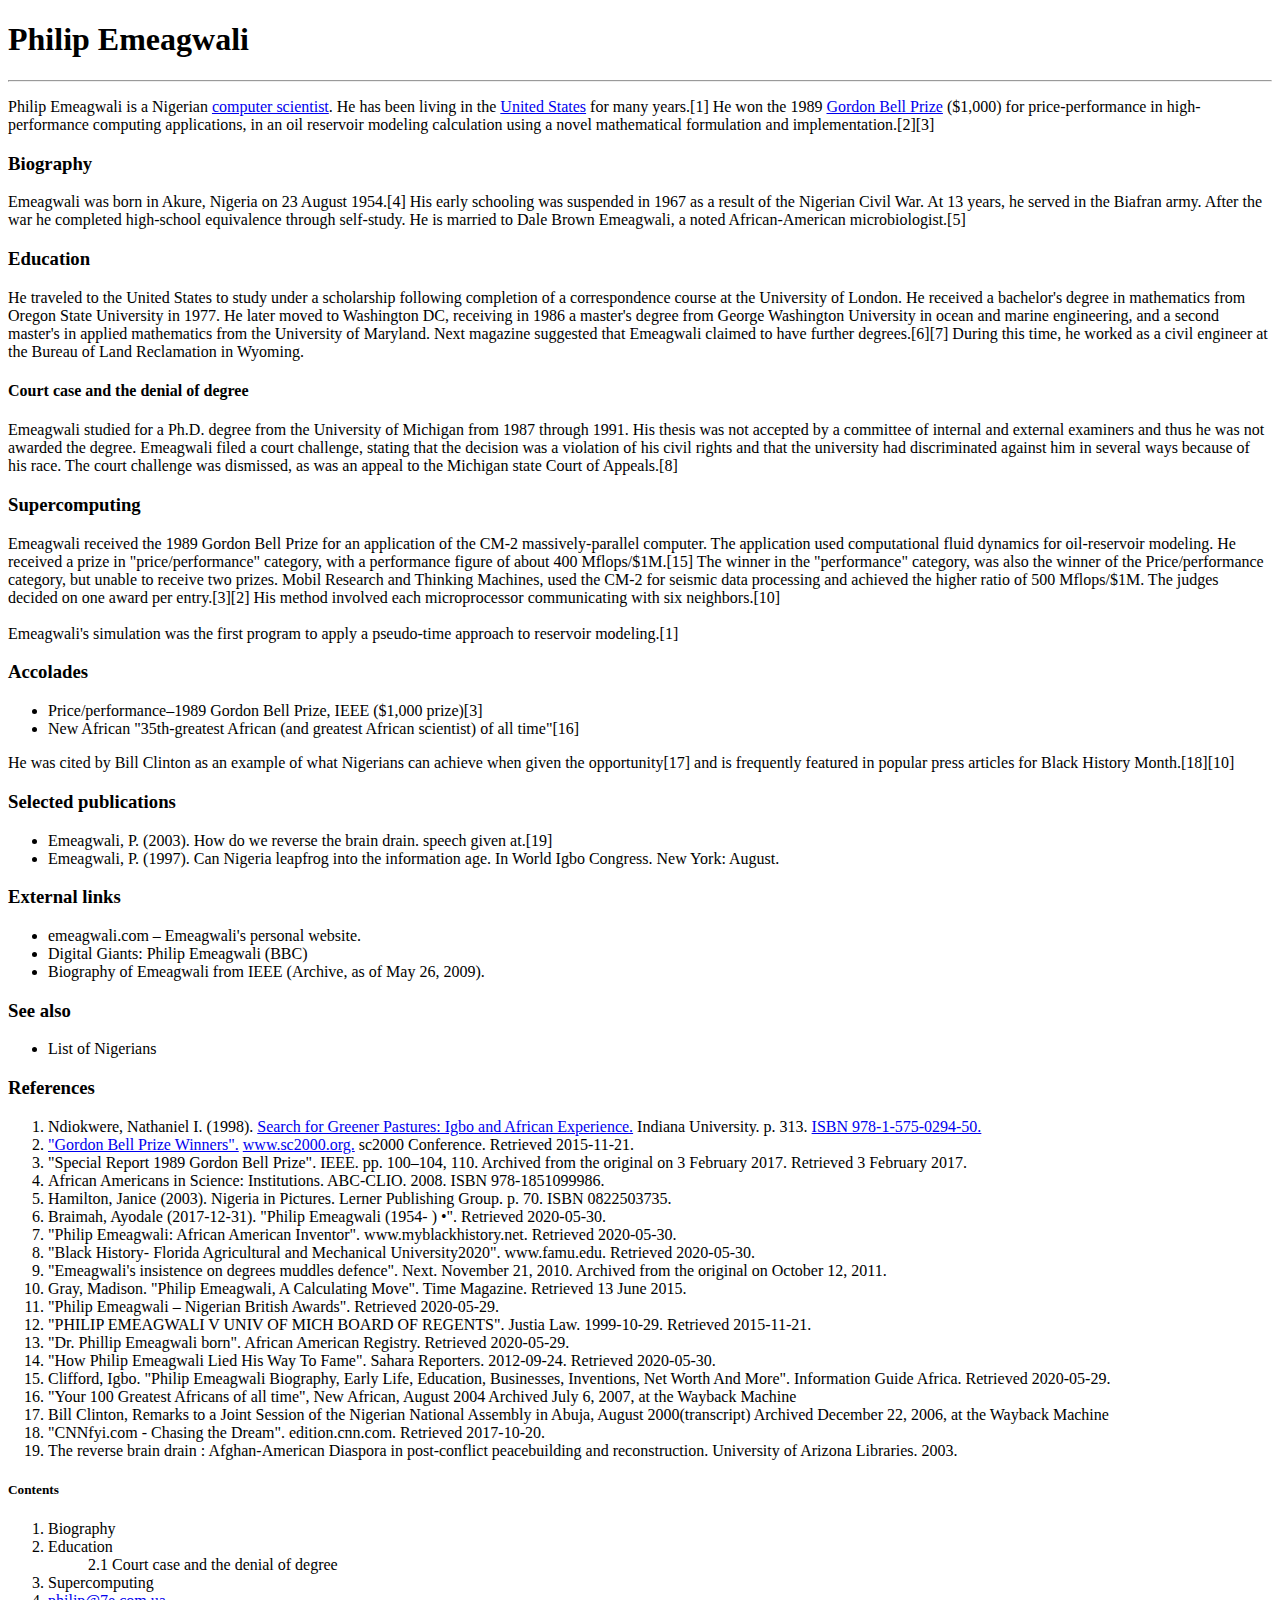
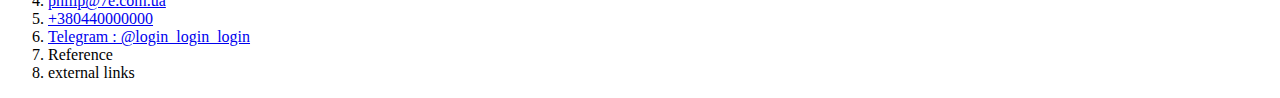
<file: html css/l1/index.html>
<!DOCTYPE html>
<html lang="en">
<head>
    <meta charset="UTF-8">
    <meta http-equiv="X-UA-Compatible" content="IE=edge">
    <meta name="viewport" content="width=device-width, initial-scale=1.0">
    <title>HomeWork1</title>
</head>
<body>
    <!-- All -->
    <div>
        <!-- Main section -->
        <div>
            <!-- H1 -->
            <div>
                <h1>Philip Emeagwali</h1>
            </div>

            <hr>
            <!-- ann -->
            <div>
                <p>Philip Emeagwali is a Nigerian <a href="https://en.wikipedia.org/wiki/Computer_scientist" target="_blank">computer scientist</a>. He has been living in the <a href="https://en.wikipedia.org/wiki/United_States" target="_blank">United States</a> for many years.[1] He won the 1989 <a href="https://en.wikipedia.org/wiki/Gordon_Bell_Prize" target="_blank">Gordon Bell Prize</a> ($1,000) for price-performance in high-performance computing applications, in an oil reservoir modeling calculation using a novel mathematical formulation and implementation.[2][3]</p>
            </div>
            <!--Bio -->
            <div>
                <div>
                    <h3>Biography</h3>
                    <div>
                        <p>Emeagwali was born in Akure, Nigeria on 23 August 1954.[4] His early schooling was suspended in 1967 as a result of the Nigerian Civil War. At 13 years, he served in the Biafran army. After the war he completed high-school equivalence through self-study. He is married to Dale Brown Emeagwali, a noted African-American microbiologist.[5]</p>
                    </div>
                </div>
            </div>
            <!-- Edu -->
            <div>
                <div>
                    <h3>Education</h3>
                    <div>
                        <p>He traveled to the United States to study under a scholarship following completion of a correspondence course at the University of London. He received a bachelor's degree in mathematics from Oregon State University in 1977. He later moved to Washington DC, receiving in 1986 a master's degree from George Washington University in ocean and marine engineering, and a second master's in applied mathematics from the University of Maryland. Next magazine suggested that Emeagwali claimed to have further degrees.[6][7] During this time, he worked as a civil engineer at the Bureau of Land Reclamation in Wyoming.</p>
                    </div>
                </div>
                <div>
                    <h4>Court case and the denial of degree</h4>
                    <div>
                        <p>Emeagwali studied for a Ph.D. degree from the University of Michigan from 1987 through 1991. His thesis was not accepted by a committee of internal and external examiners and thus he was not awarded the degree. Emeagwali filed a court challenge, stating that the decision was a violation of his civil rights and that the university had discriminated against him in several ways because of his race. The court challenge was dismissed, as was an appeal to the Michigan state Court of Appeals.[8]</p>
                    </div>
                </div>
            </div>
            <!-- Sup -->
            <div>
                <div>
                    <h3>Supercomputing</h3>
                    <div>
                        <p>Emeagwali received the 1989 Gordon Bell Prize for an application of the CM-2 massively-parallel computer. The application used computational fluid dynamics for oil-reservoir modeling. He received a prize in "price/performance" category, with a performance figure of about 400 Mflops/$1M.[15] The winner in the "performance" category, was also the winner of the Price/performance category, but unable to receive two prizes. Mobil Research and Thinking Machines, used the CM-2 for seismic data processing and achieved the higher ratio of 500 Mflops/$1M. The judges decided on one award per entry.[3][2] His method involved each microprocessor communicating with six neighbors.[10]
                        </br>
                        </br>
                        Emeagwali's simulation was the first program to apply a pseudo-time approach to reservoir modeling.[1]</p>
                    </div>
                </div>
            </div>
            <!-- Acc -->
            <div>
                <div>
                    <h3>Accolades</h3>
                    <div>
                        <ul>
                            <li>Price/performance–1989 Gordon Bell Prize, IEEE ($1,000 prize)[3]</li>
                            <li>New African "35th-greatest African (and greatest African scientist) of all time"[16]</li>
                        </ul>
                    </div>
                    <div>
                        <p>He was cited by Bill Clinton as an example of what Nigerians can achieve when given the opportunity[17] and is frequently featured in popular press articles for Black History Month.[18][10]</p>
                    </div>
                </div>
            </div>
            <!-- Pub -->
            <div>
                <div>
                    <h3>Selected publications</h3>
                    <div>
                        <ul>
                            <li>Emeagwali, P. (2003). How do we reverse the brain drain. speech given at.[19]</li>
                            <li>Emeagwali, P. (1997). Can Nigeria leapfrog into the information age. In World Igbo Congress. New York: August.</li>
                        </ul>
                    </div>
                </div>
            </div>
            <!-- Ex links -->
            <div>
                <div>
                    <h3>External links</h3>
                    <div>
                        <ul>
                            <li>emeagwali.com – Emeagwali's personal website.</li>
                            <li>Digital Giants: Philip Emeagwali (BBC)</li>
                            <li>Biography of Emeagwali from IEEE (Archive, as of May 26, 2009).</li>
                        </ul>
                    </div>
                </div>
            </div>
            <!-- See also -->
            <div>
                <div>
                    <h3>See also</h3>
                    <div>
                        <ul>
                            <li>List of Nigerians</li>
                        </ul>
                    </div>
                </div>
            </div>
            <!-- Ref -->
            <div>
                <div>
                    <h3>References</h3>
                    <div>
                        <ol>
                            <li>Ndiokwere, Nathaniel I. (1998). <a href="https://www.google.com/search?q=Search+for+Greener+Pastures%3A+Igbo+and+African+Experience&rlz=1C1CHZN_ruUA993UA993&oq=Search+for+Greener+Pastures%3A+Igbo+and+African+Experience&aqs=chrome..69i57j69i64.511j0j7&sourceid=chrome&ie=UTF-8" target="_blank">Search for Greener Pastures: Igbo and African Experience.</a> Indiana University. p. 313. <a href="https://www.google.com/search?q=ISBN+978-1-575-0294-50&rlz=1C1CHZN_ruUA993UA993&oq=ISBN+978-1-575-0294-50&aqs=chrome..69i57.495j0j7&sourceid=chrome&ie=UTF-8" target="_blank">ISBN 978-1-575-0294-50.</a></li>
                            <li> <a href="https://awards.acm.org/bell/award-winners" target="_blank">"Gordon Bell Prize Winners".</a> <a href="http://www.sc2000.org/" target="_blank">www.sc2000.org.</a> sc2000 Conference. Retrieved 2015-11-21.</li>
                            <li>"Special Report 1989 Gordon Bell Prize". IEEE. pp. 100–104, 110. Archived from the original on 3 February 2017. Retrieved 3 February 2017.</li>
                            <li>African Americans in Science: Institutions. ABC-CLIO. 2008. ISBN 978-1851099986.</li>
                            <li>Hamilton, Janice (2003). Nigeria in Pictures. Lerner Publishing Group. p. 70. ISBN 0822503735.</li>
                            <li>Braimah, Ayodale (2017-12-31). "Philip Emeagwali (1954- ) •". Retrieved 2020-05-30.</li>
                            <li>"Philip Emeagwali: African American Inventor". www.myblackhistory.net. Retrieved 2020-05-30.</li>
                            <li>"Black History- Florida Agricultural and Mechanical University2020". www.famu.edu. Retrieved 2020-05-30.</li>
                            <li>"Emeagwali's insistence on degrees muddles defence". Next. November 21, 2010. Archived from the original on October 12, 2011.</li>
                            <li>Gray, Madison. "Philip Emeagwali, A Calculating Move". Time Magazine. Retrieved 13 June 2015.</li>
                            <li>"Philip Emeagwali – Nigerian British Awards". Retrieved 2020-05-29.</li>
                            <li>"PHILIP EMEAGWALI V UNIV OF MICH BOARD OF REGENTS". Justia Law. 1999-10-29. Retrieved 2015-11-21.</li>
                            <li>"Dr. Phillip Emeagwali born". African American Registry. Retrieved 2020-05-29.</li>
                            <li>"How Philip Emeagwali Lied His Way To Fame". Sahara Reporters. 2012-09-24. Retrieved 2020-05-30.</li>
                            <li>Clifford, Igbo. "Philip Emeagwali Biography, Early Life, Education, Businesses, Inventions, Net Worth And More". Information Guide Africa. Retrieved 2020-05-29.</li>
                            <li>"Your 100 Greatest Africans of all time", New African, August 2004 Archived July 6, 2007, at the Wayback Machine</li>
                            <li>Bill Clinton, Remarks to a Joint Session of the Nigerian National Assembly in Abuja, August 2000(transcript) Archived December 22, 2006, at the Wayback Machine</li>
                            <li>"CNNfyi.com - Chasing the Dream". edition.cnn.com. Retrieved 2017-10-20.</li>
                            <li>The reverse brain drain : Afghan-American Diaspora in post-conflict peacebuilding and reconstruction. University of Arizona Libraries. 2003.</li>
                        </ol>
                    </div>
                </div>
            </div>
        </div>
        <!-- Podval -->
        <footer>
            <div>
                <h5>Contents</h5>
                <div>
                    <ol>
                        <li>Biography</li>
                        <li>Education
                            <ul>
                                <span>2.1 Court case and the denial of degree</span>
                            </ul>
                        </li>
                        <li>Supercomputing</li>
                        <li><a href="mailto:philip@7e.com.ua">philip@7e.com.ua</a></li>
                        <li><a href="tel:+380440000000">+380440000000</a></li>
                        <li><a href="https://telegram.me/login_login_login">Telegram : @login_login_login</a></li>
                        <li>Reference</li>
                        <li>external links</li>
                    </ol>
                </div>
            </div>
        </footer>
    </div>
</body>
</html>

<!--    <style>
ol {
   list-style: none;
   counter-reset: li;
}
li:before {
   counter-increment: li;
   content: counters(li, ".");
}
    </style> -->
</file>
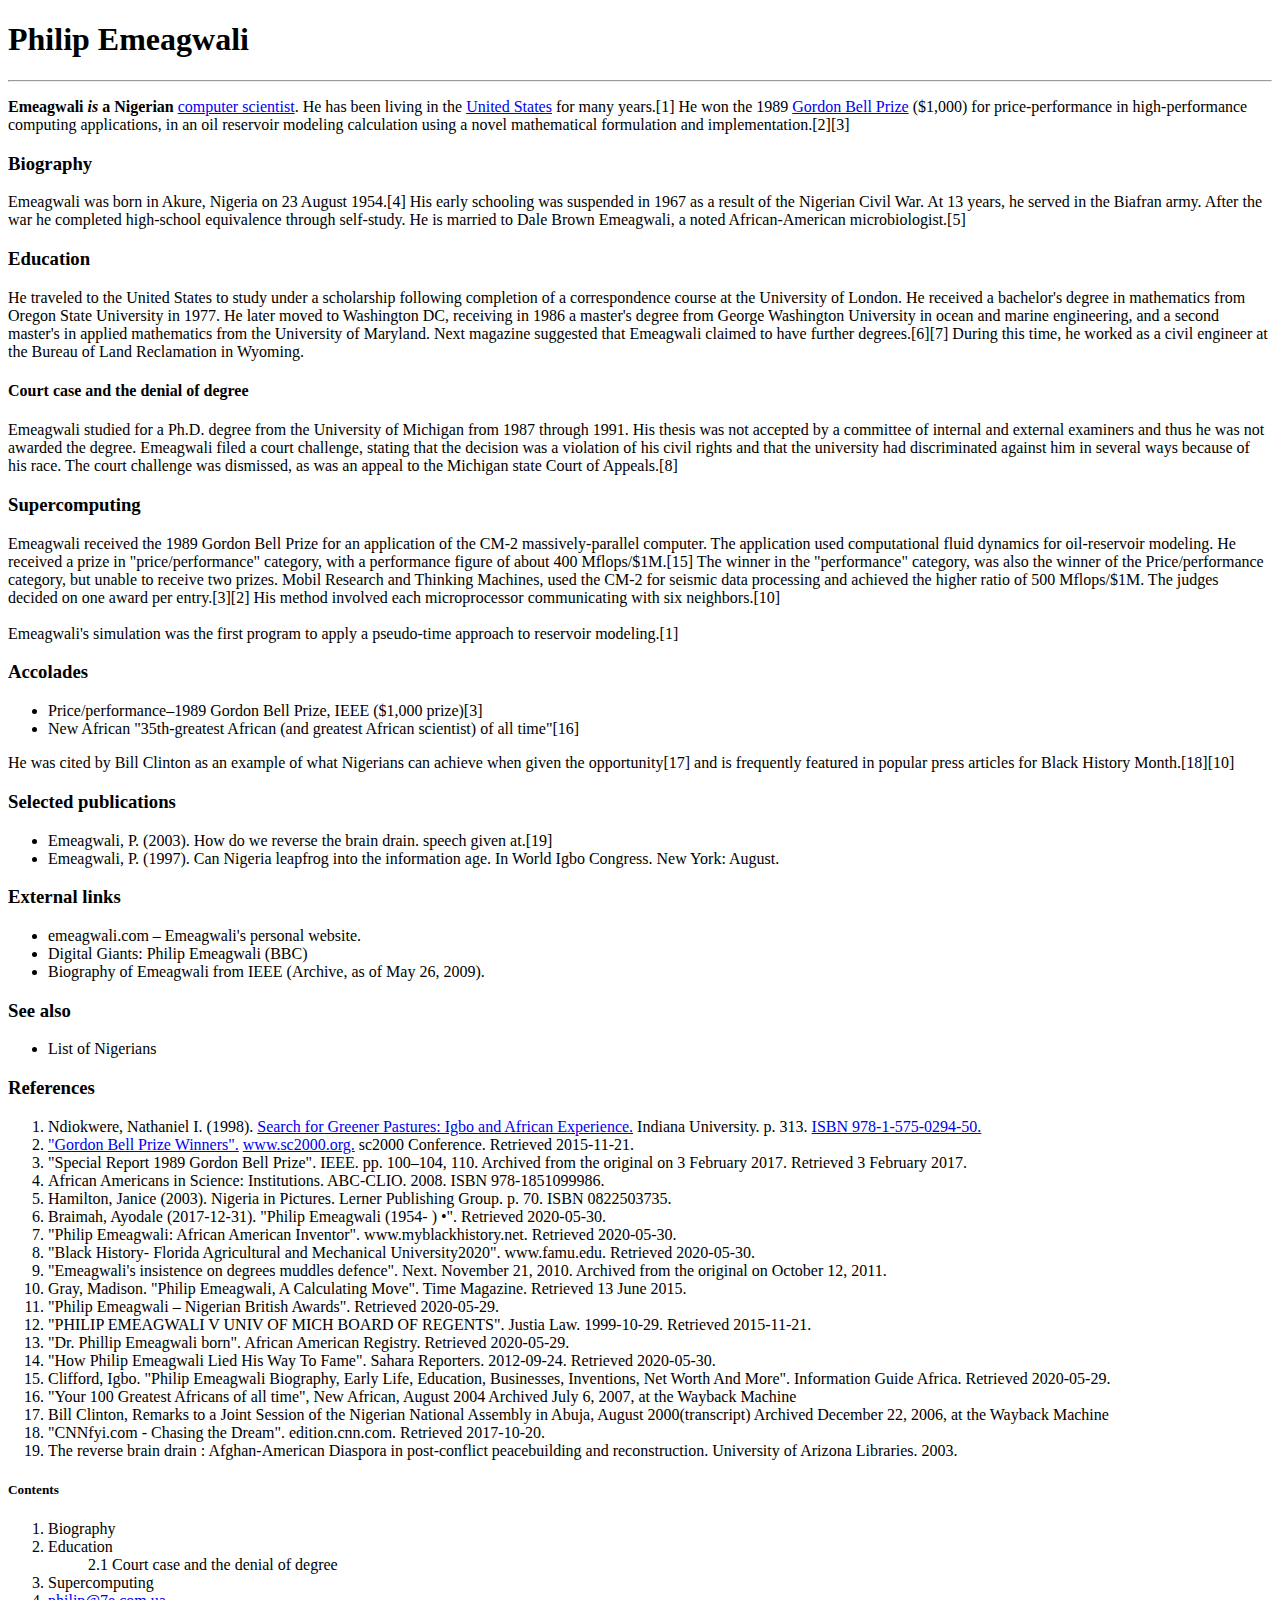
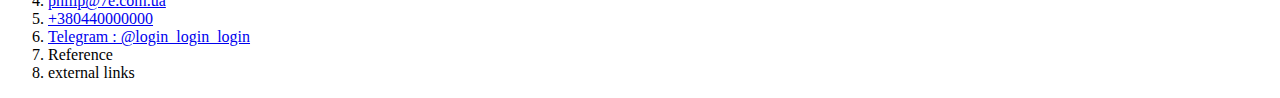
<file: html-css/l1/index.html>
<!DOCTYPE html>
<html lang="en">
<head>
    <meta charset="UTF-8">
    <meta http-equiv="X-UA-Compatible" content="IE=edge">
    <meta name="viewport" content="width=device-width, initial-scale=1.0">
    <title>HomeWork1</title>
</head>
<body>
    <!-- All -->
    <div>
            <!-- H1 -->
        <header>
            <h1>Philip Emeagwali</h1>
        </header>
        <hr>
        <!-- Main section -->
        <main>
            <!-- ann -->
            <div>
                <p> <strong>Emeagwali <em>is</em> a Nigerian</strong> <a href="https://en.wikipedia.org/wiki/Computer_scientist" target="_blank" rel="noopener noreferrer">computer scientist</a>. He has been living in the <a href="https://en.wikipedia.org/wiki/United_States" target="_blank" rel="noopener noreferrer">United States</a> for many years.[1] He won the 1989 <a href="https://en.wikipedia.org/wiki/Gordon_Bell_Prize" target="_blank" rel="noopener noreferrer">Gordon Bell Prize</a> ($1,000) for price-performance in high-performance computing applications, in an oil reservoir modeling calculation using a novel mathematical formulation and implementation.[2][3]</p>
            </div>
            <!--Bio -->
            <div>
                <div>
                    <h3>Biography</h3>
                    <div>
                        <p>Emeagwali was born in Akure, Nigeria on 23 August 1954.[4] His early schooling was suspended in 1967 as a result of the Nigerian Civil War. At 13 years, he served in the Biafran army. After the war he completed high-school equivalence through self-study. He is married to Dale Brown Emeagwali, a noted African-American microbiologist.[5]</p>
                    </div>
                </div>
            </div>
            <!-- Edu -->
            <div>
                <div>
                    <h3>Education</h3>
                    <div>
                        <p>He traveled to the United States to study under a scholarship following completion of a correspondence course at the University of London. He received a bachelor's degree in mathematics from Oregon State University in 1977. He later moved to Washington DC, receiving in 1986 a master's degree from George Washington University in ocean and marine engineering, and a second master's in applied mathematics from the University of Maryland. Next magazine suggested that Emeagwali claimed to have further degrees.[6][7] During this time, he worked as a civil engineer at the Bureau of Land Reclamation in Wyoming.</p>
                    </div>
                </div>
                <div>
                    <h4>Court case and the denial of degree</h4>
                    <div>
                        <p>Emeagwali studied for a Ph.D. degree from the University of Michigan from 1987 through 1991. His thesis was not accepted by a committee of internal and external examiners and thus he was not awarded the degree. Emeagwali filed a court challenge, stating that the decision was a violation of his civil rights and that the university had discriminated against him in several ways because of his race. The court challenge was dismissed, as was an appeal to the Michigan state Court of Appeals.[8]</p>
                    </div>
                </div>
            </div>
            <!-- Sup -->
            <div>
                <div>
                    <h3>Supercomputing</h3>
                    <div>
                        <p>Emeagwali received the 1989 Gordon Bell Prize for an application of the CM-2 massively-parallel computer. The application used computational fluid dynamics for oil-reservoir modeling. He received a prize in "price/performance" category, with a performance figure of about 400 Mflops/$1M.[15] The winner in the "performance" category, was also the winner of the Price/performance category, but unable to receive two prizes. Mobil Research and Thinking Machines, used the CM-2 for seismic data processing and achieved the higher ratio of 500 Mflops/$1M. The judges decided on one award per entry.[3][2] His method involved each microprocessor communicating with six neighbors.[10]
                        </br>
                        </br>
                        Emeagwali's simulation was the first program to apply a pseudo-time approach to reservoir modeling.[1]</p>
                    </div>
                </div>
            </div>
            <!-- Acc -->
            <div>
                <div>
                    <h3>Accolades</h3>
                    <div>
                        <ul>
                            <li>Price/performance–1989 Gordon Bell Prize, IEEE ($1,000 prize)[3]</li>
                            <li>New African "35th-greatest African (and greatest African scientist) of all time"[16]</li>
                        </ul>
                    </div>
                    <div>
                        <p>He was cited by Bill Clinton as an example of what Nigerians can achieve when given the opportunity[17] and is frequently featured in popular press articles for Black History Month.[18][10]</p>
                    </div>
                </div>
            </div>
            <!-- Pub -->
            <div>
                <div>
                    <h3>Selected publications</h3>
                    <div>
                        <ul>
                            <li>Emeagwali, P. (2003). How do we reverse the brain drain. speech given at.[19]</li>
                            <li>Emeagwali, P. (1997). Can Nigeria leapfrog into the information age. In World Igbo Congress. New York: August.</li>
                        </ul>
                    </div>
                </div>
            </div>
            <!-- Ex links -->
            <div>
                <div>
                    <h3>External links</h3>
                    <div>
                        <ul>
                            <li>emeagwali.com – Emeagwali's personal website.</li>
                            <li>Digital Giants: Philip Emeagwali (BBC)</li>
                            <li>Biography of Emeagwali from IEEE (Archive, as of May 26, 2009).</li>
                        </ul>
                    </div>
                </div>
            </div>
            <!-- See also -->
            <div>
                <div>
                    <h3>See also</h3>
                    <div>
                        <ul>
                            <li>List of Nigerians</li>
                        </ul>
                    </div>
                </div>
            </div>
            <!-- Ref -->
            <div>
                <div>
                    <h3>References</h3>
                    <div>
                        <ol>
                            <li>Ndiokwere, Nathaniel I. (1998). <a href="https://www.google.com/search?q=Search+for+Greener+Pastures%3A+Igbo+and+African+Experience&rlz=1C1CHZN_ruUA993UA993&oq=Search+for+Greener+Pastures%3A+Igbo+and+African+Experience&aqs=chrome..69i57j69i64.511j0j7&sourceid=chrome&ie=UTF-8" target="_blank" rel="noopener noreferrer">Search for Greener Pastures: Igbo and African Experience.</a> Indiana University. p. 313. <a href="https://www.google.com/search?q=ISBN+978-1-575-0294-50&rlz=1C1CHZN_ruUA993UA993&oq=ISBN+978-1-575-0294-50&aqs=chrome..69i57.495j0j7&sourceid=chrome&ie=UTF-8" target="_blank" rel="noopener noreferrer">ISBN 978-1-575-0294-50.</a></li>
                            <li> <a href="https://awards.acm.org/bell/award-winners" target="_blank" rel="noopener noreferrer">"Gordon Bell Prize Winners".</a> <a href="http://www.sc2000.org/" target="_blank" rel="noopener noreferrer">www.sc2000.org.</a> sc2000 Conference. Retrieved 2015-11-21.</li>
                            <li>"Special Report 1989 Gordon Bell Prize". IEEE. pp. 100–104, 110. Archived from the original on 3 February 2017. Retrieved 3 February 2017.</li>
                            <li>African Americans in Science: Institutions. ABC-CLIO. 2008. ISBN 978-1851099986.</li>
                            <li>Hamilton, Janice (2003). Nigeria in Pictures. Lerner Publishing Group. p. 70. ISBN 0822503735.</li>
                            <li>Braimah, Ayodale (2017-12-31). "Philip Emeagwali (1954- ) •". Retrieved 2020-05-30.</li>
                            <li>"Philip Emeagwali: African American Inventor". www.myblackhistory.net. Retrieved 2020-05-30.</li>
                            <li>"Black History- Florida Agricultural and Mechanical University2020". www.famu.edu. Retrieved 2020-05-30.</li>
                            <li>"Emeagwali's insistence on degrees muddles defence". Next. November 21, 2010. Archived from the original on October 12, 2011.</li>
                            <li>Gray, Madison. "Philip Emeagwali, A Calculating Move". Time Magazine. Retrieved 13 June 2015.</li>
                            <li>"Philip Emeagwali – Nigerian British Awards". Retrieved 2020-05-29.</li>
                            <li>"PHILIP EMEAGWALI V UNIV OF MICH BOARD OF REGENTS". Justia Law. 1999-10-29. Retrieved 2015-11-21.</li>
                            <li>"Dr. Phillip Emeagwali born". African American Registry. Retrieved 2020-05-29.</li>
                            <li>"How Philip Emeagwali Lied His Way To Fame". Sahara Reporters. 2012-09-24. Retrieved 2020-05-30.</li>
                            <li>Clifford, Igbo. "Philip Emeagwali Biography, Early Life, Education, Businesses, Inventions, Net Worth And More". Information Guide Africa. Retrieved 2020-05-29.</li>
                            <li>"Your 100 Greatest Africans of all time", New African, August 2004 Archived July 6, 2007, at the Wayback Machine</li>
                            <li>Bill Clinton, Remarks to a Joint Session of the Nigerian National Assembly in Abuja, August 2000(transcript) Archived December 22, 2006, at the Wayback Machine</li>
                            <li>"CNNfyi.com - Chasing the Dream". edition.cnn.com. Retrieved 2017-10-20.</li>
                            <li>The reverse brain drain : Afghan-American Diaspora in post-conflict peacebuilding and reconstruction. University of Arizona Libraries. 2003.</li>
                        </ol>
                    </div>
                </div>
            </div>
        </main>
        <!-- Podval -->
        <footer>
            <div>
                <h5>Contents</h5>
                <div>
                    <ol>
                        <li>Biography</li>
                        <li>Education
                            <ul>
                                <span>2.1 Court case and the denial of degree</span>
                            </ul>
                        </li>
                        <li>Supercomputing</li>
                        <li><a href="mailto:philip@7e.com.ua" rel="noopener noreferrer">philip@7e.com.ua</a></li>
                        <li><a href="tel:+380440000000" rel="noopener noreferrer">+380440000000</a></li>
                        <li><a href="https://telegram.me/login_login_login" rel="noopener noreferrer">Telegram : @login_login_login</a></li>
                        <li>Reference</li>
                        <li>external links</li>
                    </ol>
                </div>
            </div>
        </footer>
    </div>
</body>
</html>

<!--    <style>
ol {
   list-style: none;
   counter-reset: li;
}
li:before {
   counter-increment: li;
   content: counters(li, ".");
}
    </style> -->
</file>
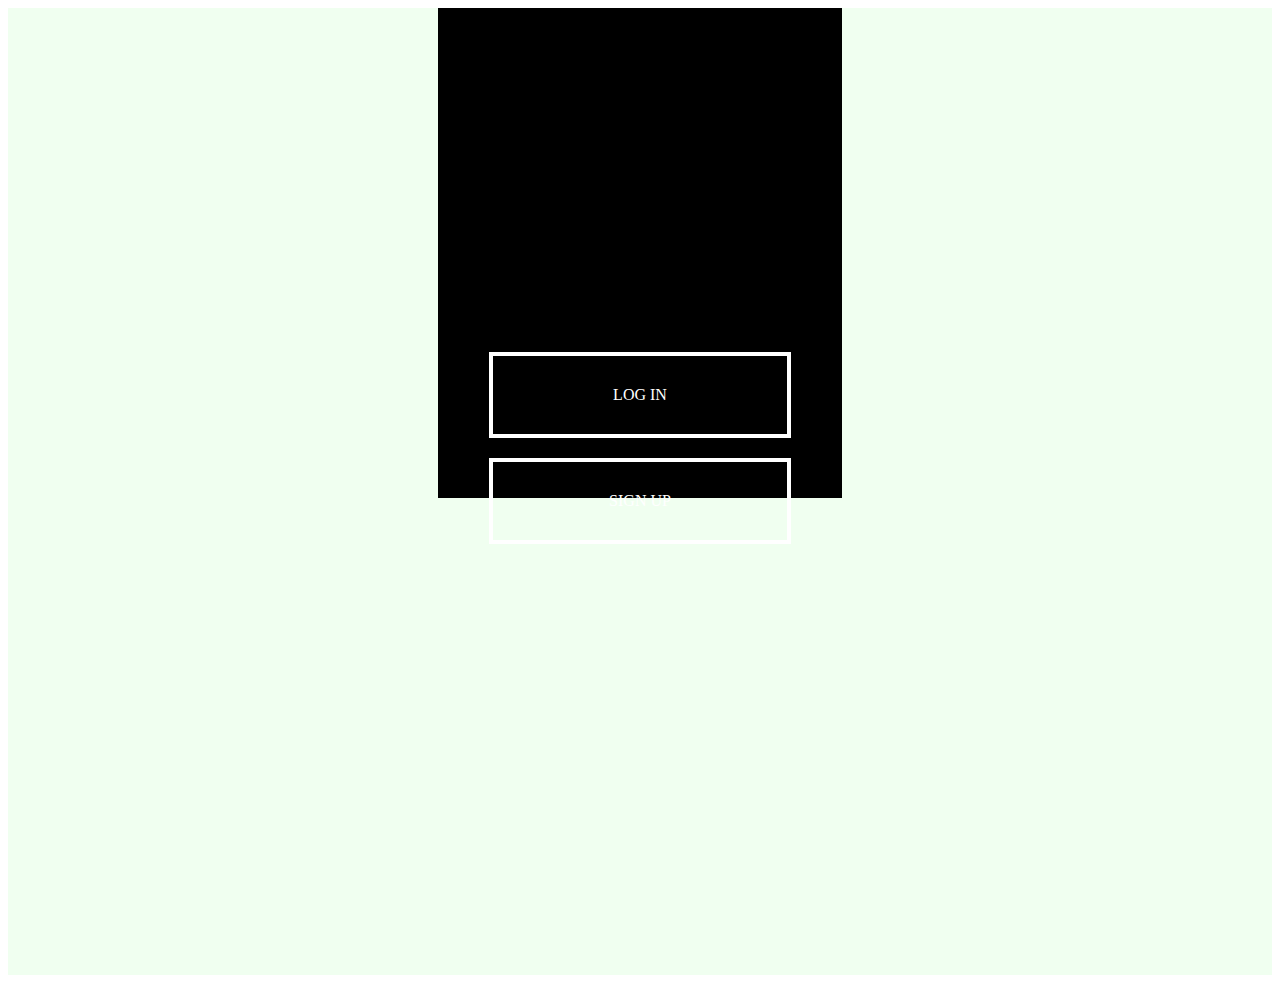
<file: html-css/l2/class-work/index.html>
<!DOCTYPE html>
<html lang="en">
  <head>
    <meta charset="UTF-8" />
    <meta http-equiv="X-UA-Compatible" content="IE=edge" />
    <meta name="viewport" content="width=device-width, initial-scale=1.0" />
    <meta name="description" content="Class work 2" />
    <link rel="stylesheet" href="css/style.css" />
    <title>Class work2</title>
  </head>
  <body>
    <div class="page">
      <div class="box">
        <span>w e l c o m e</span>
        <div><a class="link" href="../home-work/index.html">LOG IN</a></div>
        <div><a class="link" href="../home-work/index.html">SIGN UP</a></div>
      </div>
    </div>
  </body>
</html>
</file>
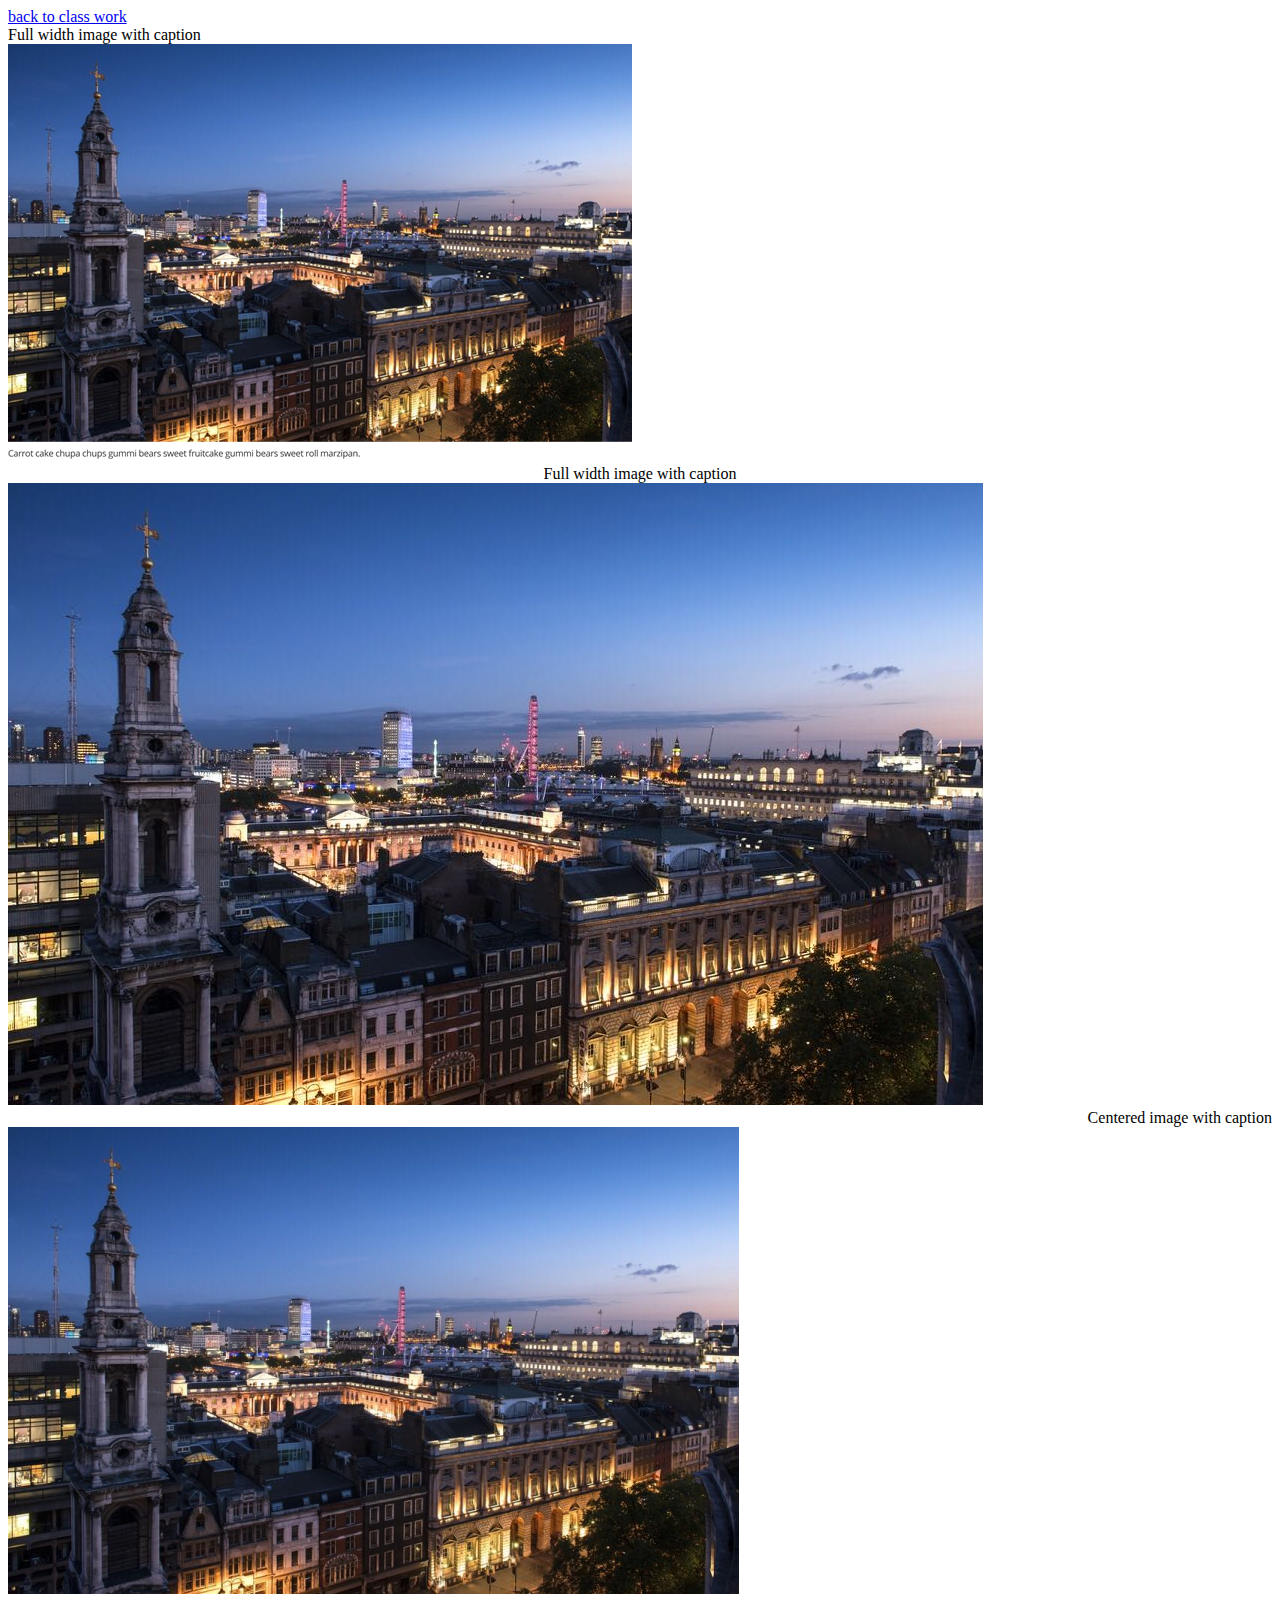
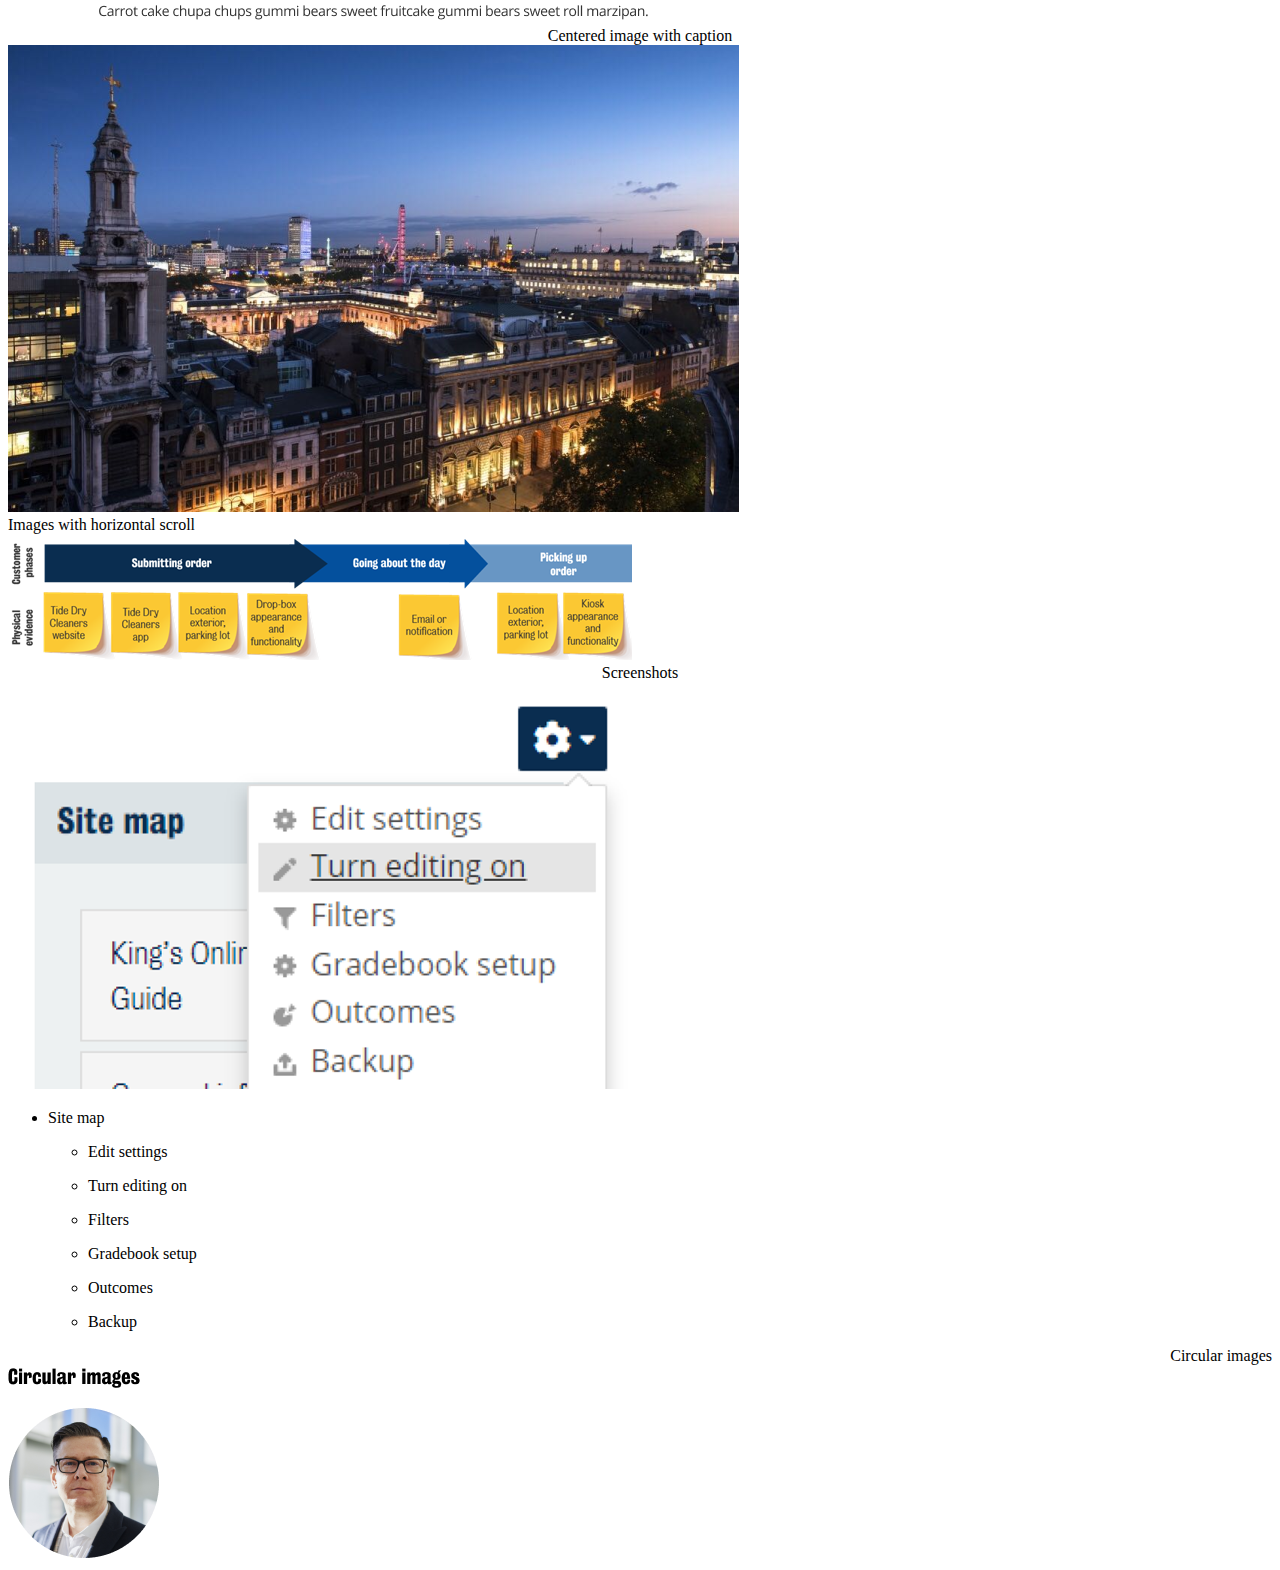
<file: html-css/l2/home-work/index.html>
<!DOCTYPE html>
<html lang="en">
  <head>
    <meta charset="UTF-8" />
    <meta http-equiv="X-UA-Compatible" content="IE=edge" />
    <meta name="viewport" content="width=device-width, initial-scale=1.0" />
    <title>Homework2</title>
    <style>
      .left {
        text-align: left;
      }
      .Centered {
        text-align: center;
      }
      .right {
        text-align: right;
      }
    </style>
  </head>
  <body>
    <a href="../class-work/index.html">back to class work</a>
    <div>
      <div>
        <div class="left">Full width image with caption</div>
        <img src="./img/1.png" alt="image" />
      </div>
      <div>
        <div class="Centered">Full width image with caption</div>
        <img src="./img/2.png" alt="image" />
      </div>
      <div>
        <div class="right">Centered image with caption</div>
        <img src="./img/3.png" alt="image" />
      </div>
      <div>
        <div class="Centered">Centered image with caption</div>
        <img src="./img/4.png" alt="image" />
      </div>
      <div>
        <div class="left">Images with horizontal scroll</div>
        <img src="./img/5.png" alt="image" />
      </div>
      <div>
        <div class="Centered">Screenshots</div>
        <img src="./img/6.png" alt="image" />
        <ul>
          <li>
            <p>Site map</p>
            <ul>
              <li>
                <p>Edit settings</p>
              </li>
              <li>
                <p>Turn editing on</p>
              </li>
              <li>
                <p>Filters</p>
              </li>
              <li>
                <p>Gradebook setup</p>
              </li>
              <li>
                <p>Outcomes</p>
              </li>
              <li>
                <p>Backup</p>
              </li>
            </ul>
          </li>
        </ul>
      </div>
      <div>
        <div class="right">Circular images</div>
        <img src="./img/7.png" alt="image" />
      </div>
    </div>
  </body>
</html>
</file>
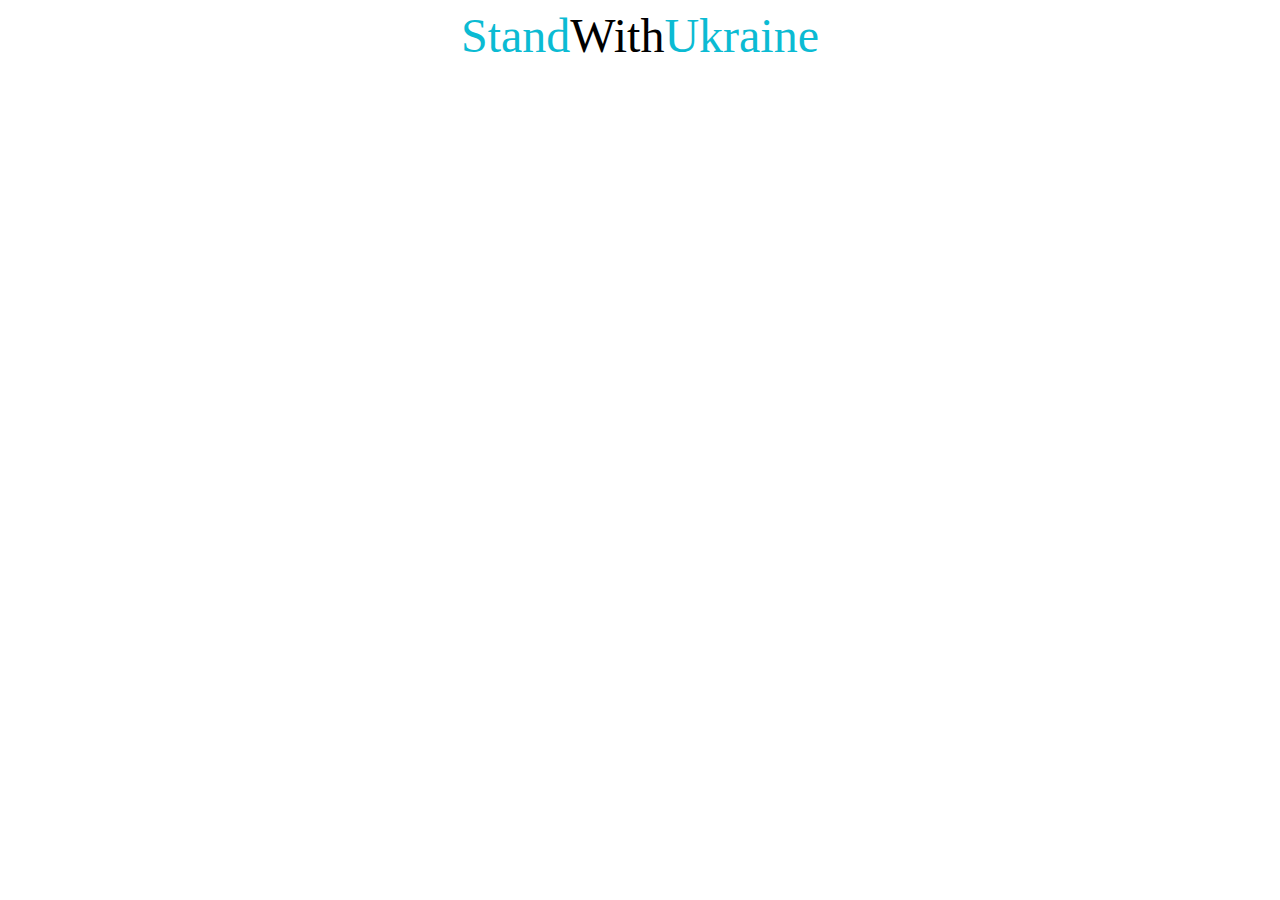
<file: html-css/l3/class-work/index.html>
<!DOCTYPE html>
<html lang="en">
  <head>
    <meta charset="UTF-8" />
    <meta name="viewport" content="width=device-width, initial-scale=1.0" />
    <link rel="preconnect" href="https://fonts.googleapis.com" />
    <link rel="preconnect" href="https://fonts.gstatic.com" crossorigin />
    <link rel="preconnect" href="https://fonts.googleapis.com" />
    <link rel="preconnect" href="https://fonts.gstatic.com" crossorigin />
    <link
      href="https://fonts.googleapis.com/css2?family=Inder&family=Inter:ital,opsz,wght@0,14..32,100..900;1,14..32,100..900&display=swap"
      rel="stylesheet"
    />
    <link rel="stylesheet" href="./styles/styles.css" />
    <title>Class work 3</title>
  </head>
  <body>
    <header class="headder">
      <div>Stand<span class="headder_span">With</span>Ukraine</div>
    </header>
  </body>
</html>
</file>
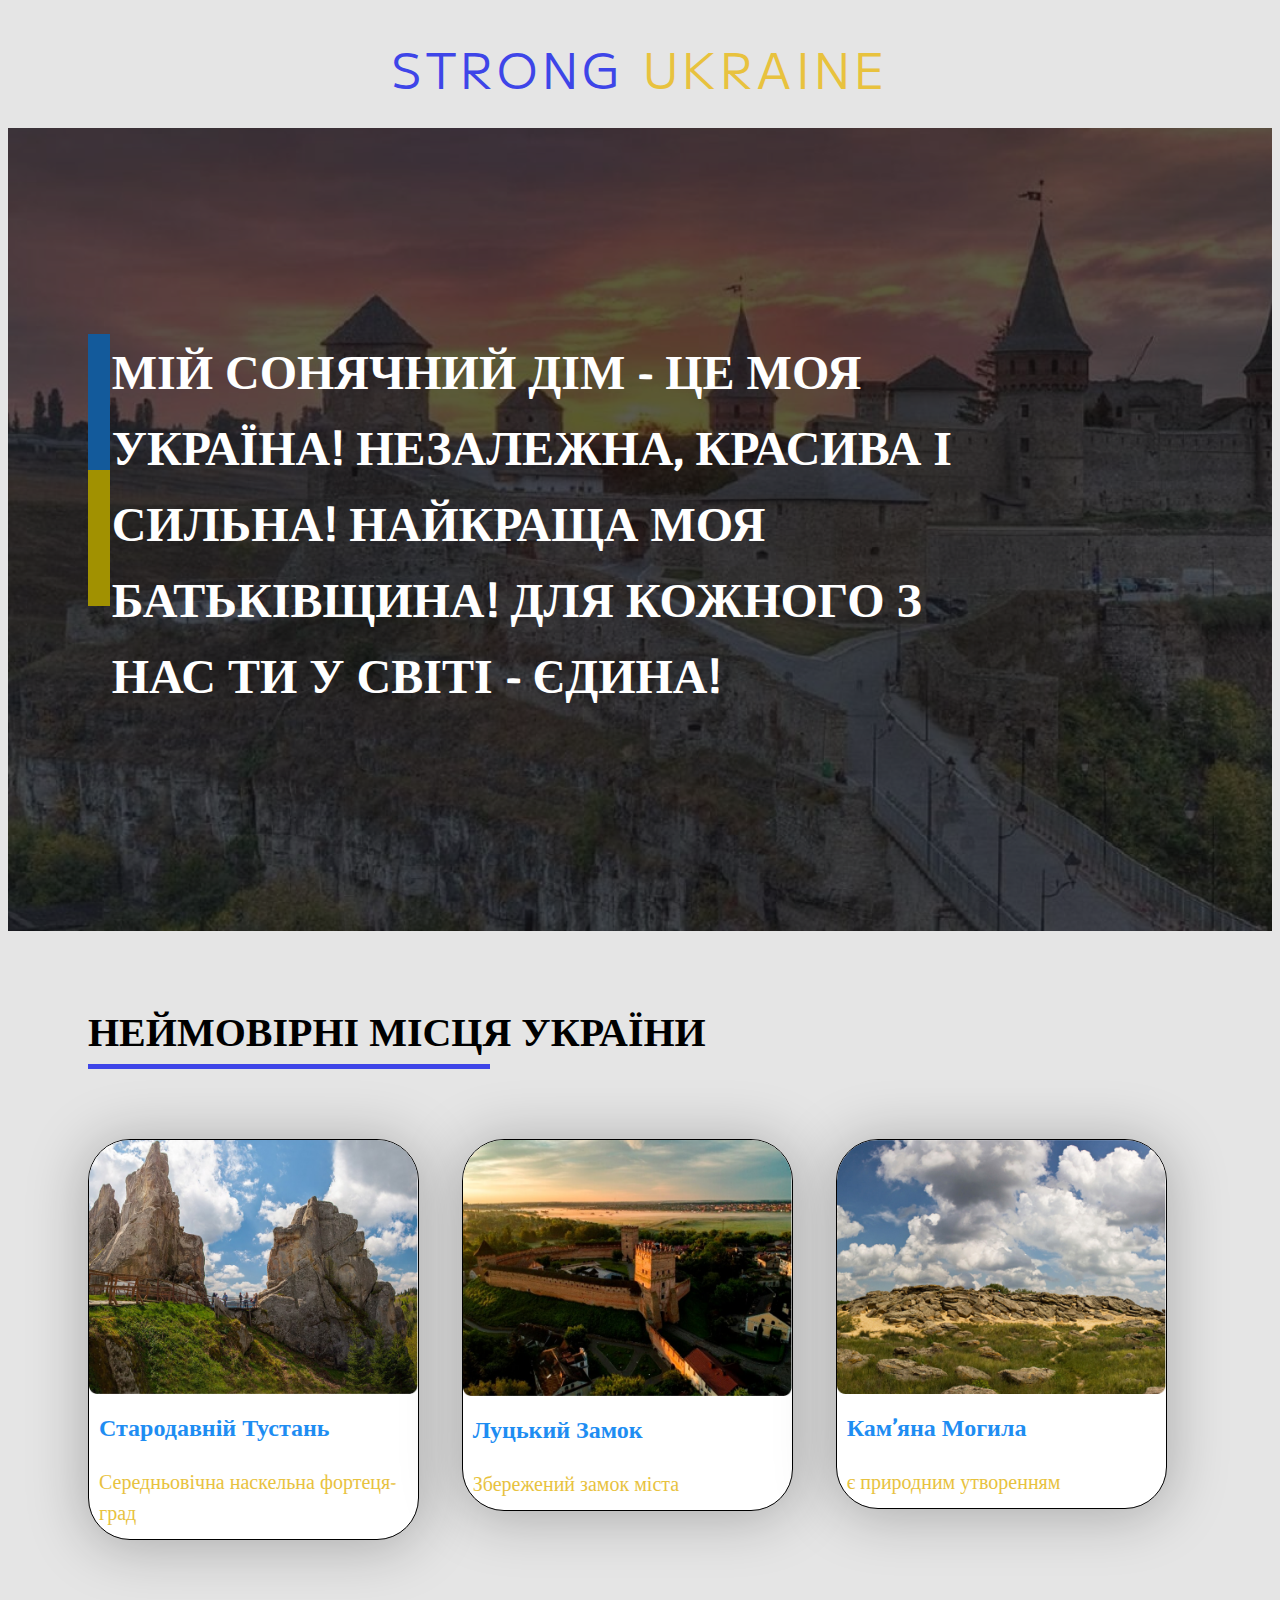
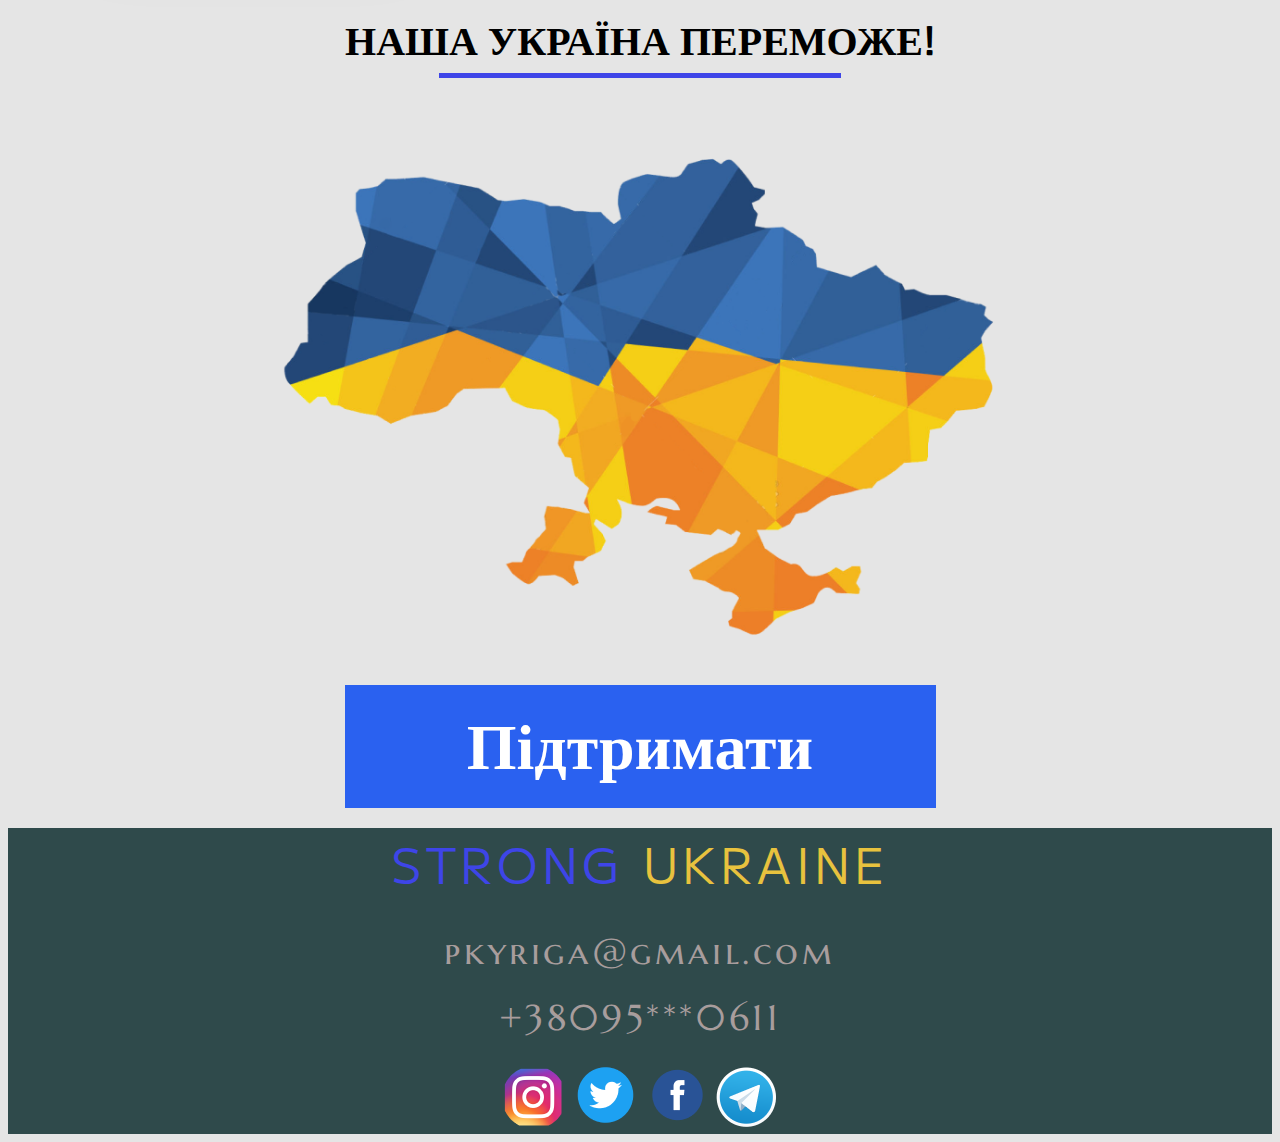
<file: html-css/l3/home-work/Index.html>
<!DOCTYPE html>
<html lang="uk">
  <head>
    <meta charset="UTF-8" />
    <meta http-equiv="X-UA-Compatible" content="IE=edge" />
    <meta name="viewport" content="width=device-width, initial-scale=1.0" />
    <link rel="preconnect" href="https://fonts.googleapis.com" />
    <link rel="preconnect" href="https://fonts.gstatic.com" crossorigin />
    <link
      href="https://fonts.googleapis.com/css2?family=Inika:wght@400;700&family=M+PLUS+1&family=Marcellus&family=Marcellus+SC&display=swap"
      rel="stylesheet"
    />
    <link rel="stylesheet" href="./Style/style.css" />
    <title>HomeWork3</title>
  </head>
  <body>
    <!--Headder-->
    <div class="headder">
      <div>
        <span class="headder_span_right">STRONG</span>
        <span class="headder_span_left">UKRAINE</span>
      </div>
    </div>
    <!--Img-->
    <div class="img_centr">
      <div class="content_img">
        МІЙ СОНЯЧНИЙ ДІМ - ЦЕ МОЯ УКРАЇНА! НЕЗАЛЕЖНА, КРАСИВА І СИЛЬНА! НАЙКРАЩА
        МОЯ БАТЬКІВЩИНА! ДЛЯ КОЖНОГО З НАС ТИ У СВІТІ - ЄДИНА!
      </div>
    </div>
    <!--Main-->
    <div class="main">
      <div class="h1">
        НЕЙМОВІРНІ МІСЦЯ УКРАЇНИ
        <div class="line"></div>
      </div>
      <div class="card">
        <div>
          <a
            href="https://uk.wikipedia.org/wiki/%D0%A2%D1%83%D1%81%D1%82%D0%B0%D0%BD%D1%8C"
            target="_blank"
            ><img
              class="card_img"
              src="./img/img1.png"
              alt="Стародавній Тустань"
          /></a>
        </div>
        <div class="card_title">Стародавній Тустань</div>
        <div class="card_cont">Середньовічна наскельна фортеця-град</div>
      </div>
      <div class="card card_centr">
        <div>
          <a
            href="https://uk.wikipedia.org/wiki/%D0%9B%D1%83%D1%86%D1%8C%D0%BA%D0%B8%D0%B9_%D0%B7%D0%B0%D0%BC%D0%BE%D0%BA"
            target="_blank"
            ><img class="card_img" src="./img/img2.png" alt="Луцький Замок"
          /></a>
        </div>
        <div class="card_title">Луцький Замок</div>
        <div class="card_cont">Збережений замок міста</div>
      </div>
      <div class="card">
        <div>
          <a
            href="https://uk.wikipedia.org/wiki/%D0%9A%D0%B0%D0%BC%27%D1%8F%D0%BD%D0%B0_%D0%9C%D0%BE%D0%B3%D0%B8%D0%BB%D0%B0"
            target="_blank"
            ><img class="card_img" src="./img/img3.png" alt="Кам’яна Могила"
          /></a>
        </div>
        <div class="card_title">Кам’яна Могила</div>
        <div class="card_cont">є природним утворенням</div>
      </div>
      <div>
        <div class="h1 h1_2">
          НАША УКРАЇНА ПЕРЕМОЖЕ!
          <div class="line line_2"></div>
        </div>
      </div>
      <div>
        <img src="./img/pngwing 2.png" alt="UKRAINE" class="UA_Map" />
      </div>
      <div class="donate">
        <a
          href="https://bank.gov.ua/ua/news/all/natsionalniy-bank-vidkriv-spetsrahunok-dlya-zboru-koshtiv-na-potrebi-armiyi"
          target="_blank"
          class="donate_link"
          >Підтримати</a
        >
      </div>
      <div class="footer_rad"></div>
    </div>
    <!--Podval-->
    <footer class="footer">
      <div class="footer_head">
        <span class="headder_span_right">STRONG</span>
        <span class="headder_span_left">UKRAINE</span>
      </div>
      <div class="footer_contact">
        <a href="mailto:pkyriga@gmail.com" class="footer_contact_link"
          >pkyriga@gmail.com</a
        >
      </div>
      <div class="footer_contact">
        <a href="tel:+38095***0611" class="footer_contact_link"
          >+38095***0611</a
        >
      </div>
      <div>
        <div class="footer_card">
          <a href="https://www.instagram.com/kpavel_official/" target="_blank"
            ><img
              class="footer_img"
              alt="instagram link"
              src="./img/Ellipse 1.png"
          /></a>
        </div>
        <div class="footer_card">
          <a href="https://twitter.com/jominiw" target="_blank"
            ><img
              class="footer_img"
              alt="twitter link"
              src="./img/Ellipse 2.png"
          /></a>
        </div>
        <div class="footer_card">
          <a href="https://www.facebook.com/pavel.kyriga/" target="_blank"
            ><img
              class="footer_img"
              alt="facebook link"
              src="./img/Ellipse 3.png"
          /></a>
        </div>
        <div class="footer_card">
          <a href="https://t.me/p66101984" target="_blank"
            ><img
              class="footer_img"
              alt="telegram link"
              src="./img/Ellipse 4.png"
          /></a>
        </div>
      </div>
    </footer>
  </body>
</html>
</file>
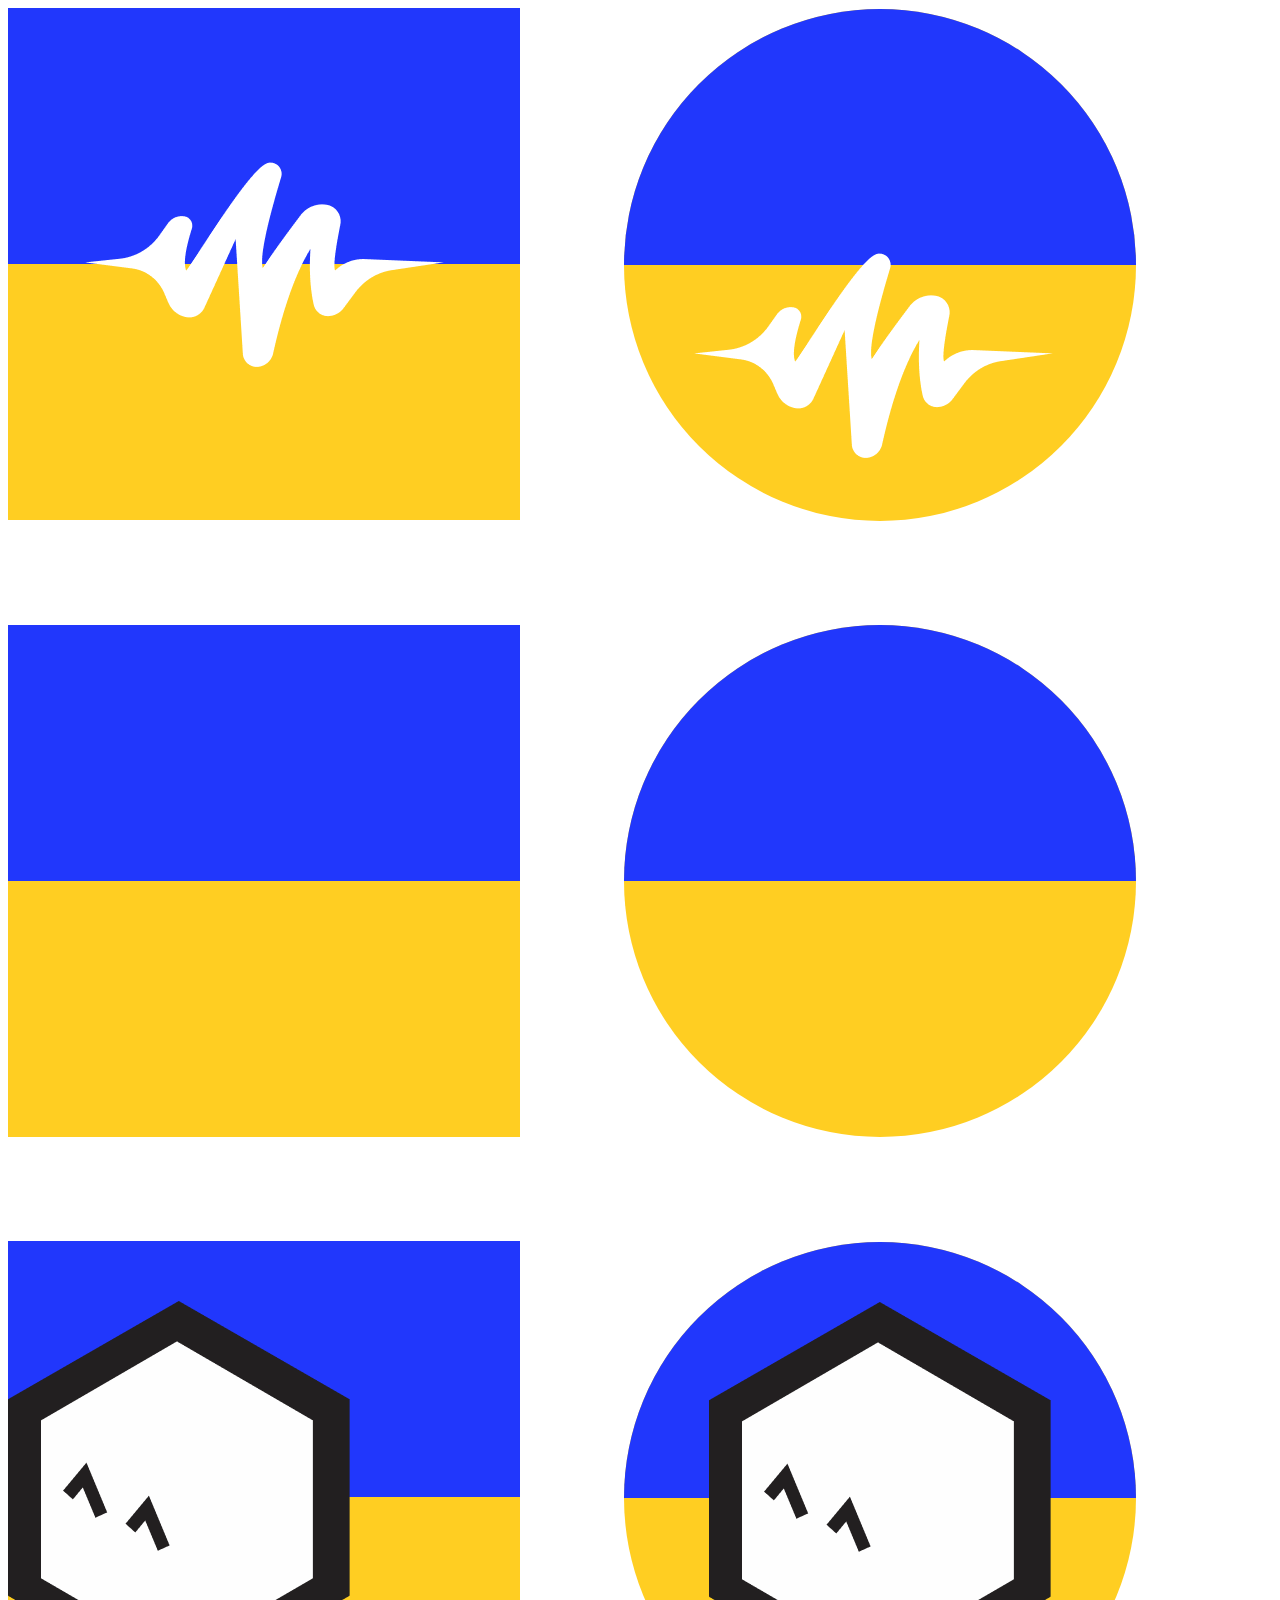
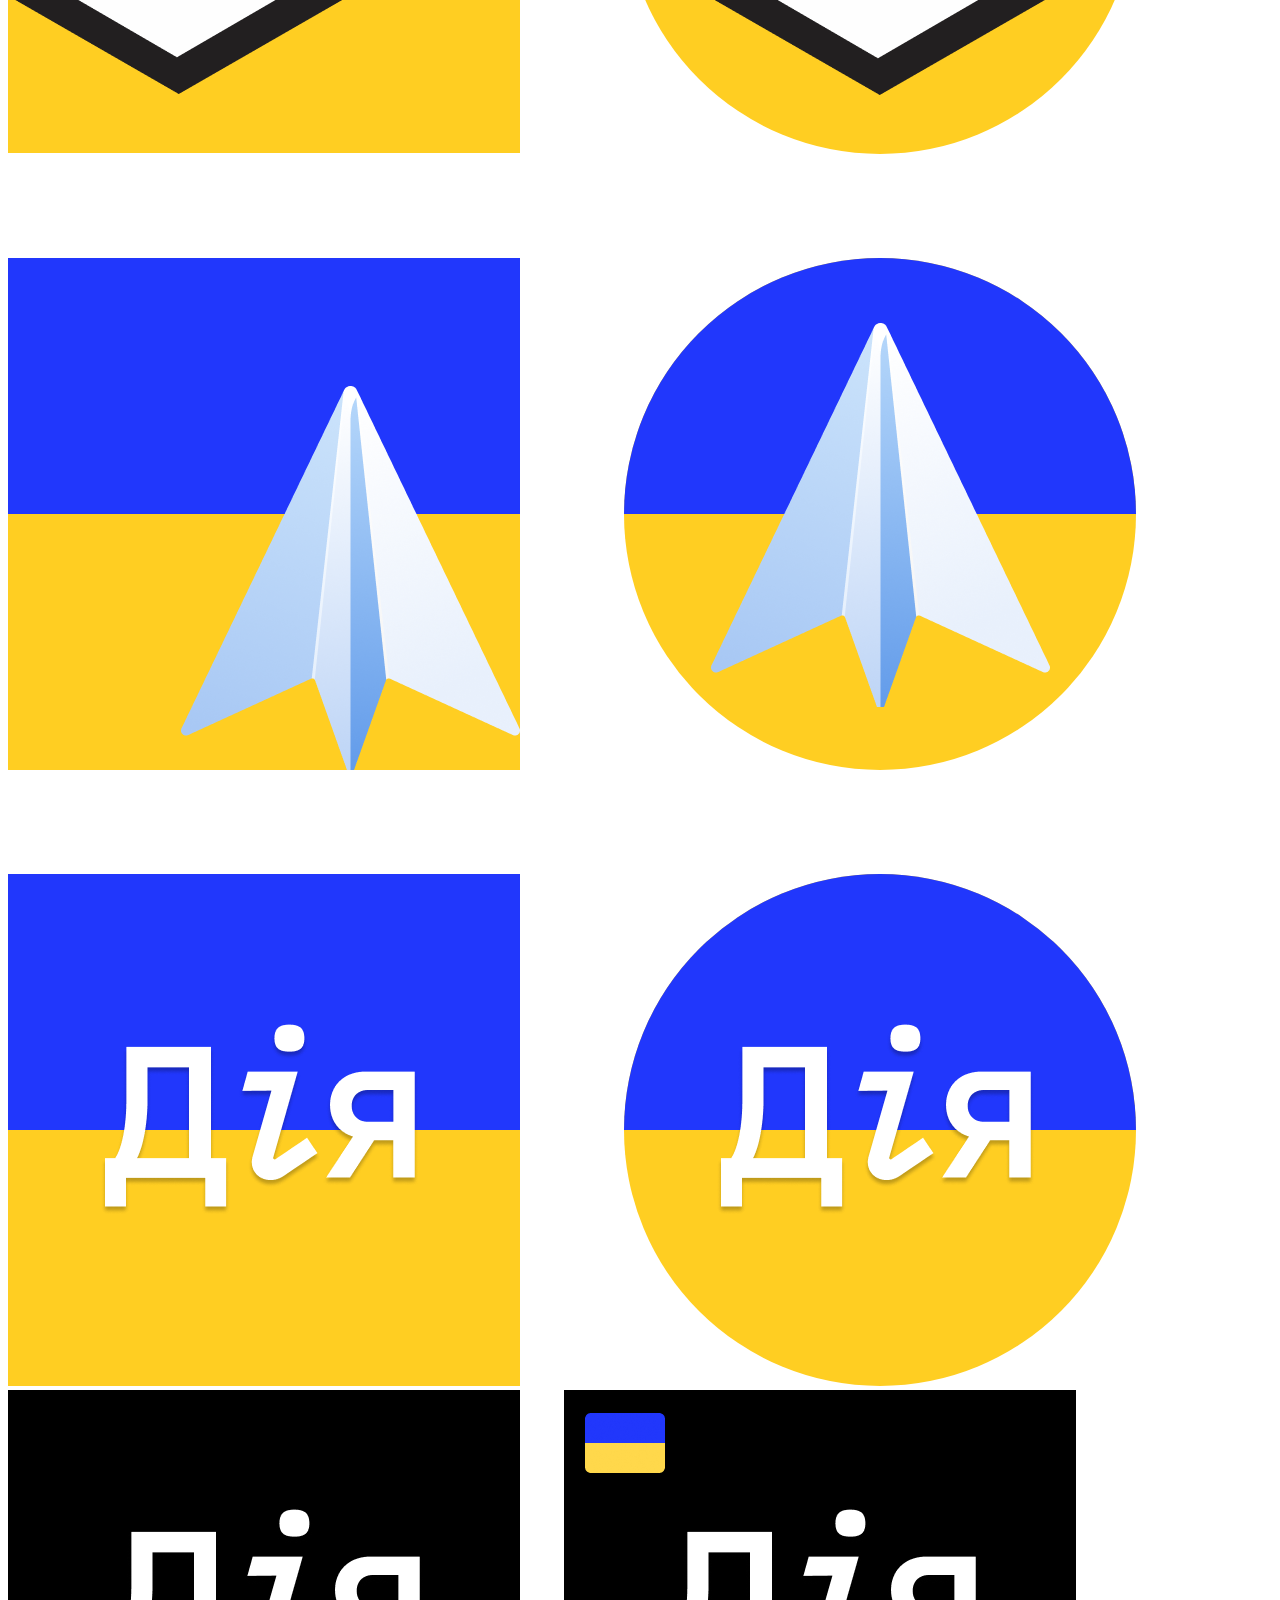
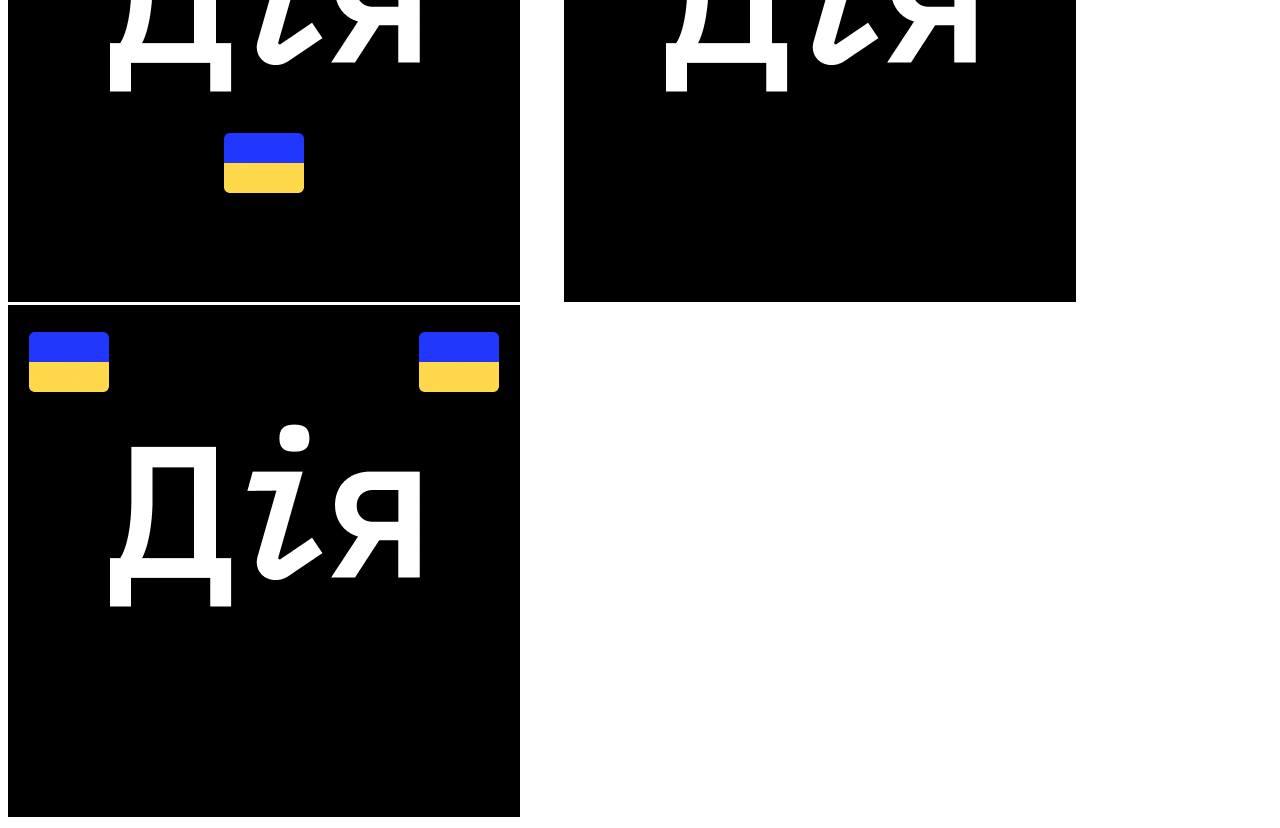
<file: html-css/l3/home-work2/index.html>
<!DOCTYPE html>
<html lang="en">
<head>
    <meta charset="UTF-8">
    <meta http-equiv="X-UA-Compatible" content="IE=edge">
    <meta name="viewport" content="width=device-width, initial-scale=1.0">
    <title>HomeWork3.1</title>
    <link rel="stylesheet" href="./styles/styles.css">
</head>
<body>
    <div class="line1">
        <div class="yellow_sq">
            <div class="blue_sq">
                <img src="./img/Glyph.png" alt="Glyph" class="Glyph_sq">
            </div>
        </div>
        <div class="yellow_ci">
            <div class="blue_ci">
                <img src="./img/Glyph.png" alt="Glyph" class="Glyph_ci">
            </div>
        </div>
    </div>
    <div class="line2">
        <div class="yellow_sq">
            <div class="blue_sq">
            </div>
        </div>
        <div class="yellow_ci">
            <div class="blue_ci"></div>
        </div>
    </div>
    <div class="line3">
        <div class="yellow_sq">
            <div class="blue_sq">
                <img src="./img/Group.png" alt="petcube" class="petcube_sq">
            </div>
        </div>
        <div class="yellow_ci">
            <div class="blue_ci">
                <img src="./img/Group.png" alt="petcube" class="petcube_ci">
            </div>
        </div>
    </div>
    <div class="line4">
        <div class="yellow_sq">
            <div class="blue_sq">
                <img src="./img/Plane.png" alt="Plane" class="plane_sq">
            </div>
        </div>
        <div class="yellow_ci">
            <div class="blue_ci">
                <img src="./img/Plane.png" alt="Plane" class="plane_ci">
            </div>
        </div>
    </div>
    <div class="line5">
        <div class="yellow_sq">
            <div class="blue_sq">
                <img src="./img/Vector.png" alt="diia" class="diia_sq">
            </div>
        </div>
        <div class="yellow_ci">
            <div class="blue_ci">
                <img src="./img/Vector.png" alt="diia" class="diia_ci">
            </div>
        </div>
        <div class="diia_black bl_sq_1">
            <img src="./img/Vector.png" alt="diia" class="diia_bl">
        </div>
        <div class="diia_black bl_sq_2">
            <img src="./img/Vector.png" alt="diia" class="diia_bl">
        </div>
        <div class="diia_black bl_sq_3">
            <img src="./img/Vector.png" alt="diia" class="diia_bl bl_sq_4">
        </div>
    </div>
</body>
</html>
</file>
<file: html-css/l2/class-work/css/style.css>
.body {
  margin: 0;
}
div.page {
  background-color: #f0fff0;
  height: 967px;
}
.box {
  width: 404px;
  height: 490px;
  background-color: #000;
  margin: 0 auto;
  box-sizing: border-box;
  text-align: center;
  padding-top: 25%;
}
a.link {
  border-width: 4px;
  border-style: solid;
  border-color: white;
  width: 302px;
  padding: 30px;
  display: inline-block;
  margin: 10px;
  color: white;
  box-sizing: border-box;
  text-decoration: none;
}
</file>
<file: html-css/l3/class-work/styles/styles.css>
.body {
  font-family: "Inter", sans-serif;
  font-optical-sizing: auto;
  font-style: normal;
}

.headder {
  min-height: 50px;
  max-height: 103px;
  text-align: center;
  color: #0bbbd3;
  font-size: 48px;
  font-weight: 700px;
}
.headder_span {
  color: black;
}
</file>
<file: html-css/l3/home-work/Style/style.css>
body {
    background-color: #E5E5E5;
    font-family: 'Inika', serif;
    font-weight: 700;
}
/*
a, a:link, a:visited, a:active{
    text-decoration: none;
    color: white;
}
*/

.h1{
    font-size: 40px;
    line-height: 63px;
    color: black;
    margin: 70px 0;
}
.line{
    border-bottom: 5px solid #3E45E8;
    width: 402px;
}
.headder{
    font-family: 'M PLUS 1', sans-serif;
    min-height: 55px;
    max-height: 110px;
    text-align: center;
    font-size: 48px;
    font-weight: 400;
    line-height: 70px;
    letter-spacing: 0.1em;
    padding: 25px;
}
.headder_span_right{
    color: #3E45E8;
}
.headder_span_left {
    color: #E8C23E;
}
.img_centr{
    box-sizing: border-box;
    background-image: url(../img/image\ 1.png);
    height: 803px;
    background-repeat: no-repeat;
    background-size: cover;
    padding-top: 206px;
    padding-left: 80px;
}
.content_img{
    box-sizing: border-box;
    background-image: url(../img/flag.png);
    background-repeat: no-repeat;
    font-size: 48px;
    line-height: 76px;
    color: white;
    width: 80%;
    padding-left: 2%;
}
.main{
    padding: 0 80px;
}
.card{
    border: 1px solid black;
    width: 30%;
    display: inline-block;
    vertical-align: top;
    box-sizing: border-box;
    border-radius: 42px;
    overflow: hidden;
    box-shadow: 0px 4px 57px 3px rgba(0, 0, 0, 0.25);
    background-color: white ;
}
.card_centr{
    margin: 0 3.5%;
}
.card_img{
    width: 100%;
}
.card_title{
    font-size: 24px;
    line-height: 38px;
    padding: 10px;
    color: #1E8DF2;
    box-sizing: border-box;
    text-decoration: none;
}
.card_cont{
    font-size: 20px;
    line-height: 31px;
    font-weight: 400;
    color: #E8C23E;
    padding: 10px;
    box-sizing: border-box
}
.h1_2{
    text-align: center;
}
.line_2{
    margin: 0 auto;
}
.UA_Map{
    box-sizing: border-box;
    height: 537px;
    display: block;
    margin: 0 auto;
    padding-bottom: 40px;
}
.donate{
    font-size: 64px;
    line-height: 121px;
    text-align: center;
    border: 1px solid #2A61F0;
    width: 591px;
    margin: 0 auto;
    background-color: #2A61F0;
    box-sizing: border-box;
}
.donate_link{
    text-decoration: none;
    color: #ffffff;
}
.footer_rad{
    padding-top: 20px;
}
.footer{
    background-color: #2F4A4B;
    text-align: center;
}
.footer_head{
    font-family: 'M PLUS 1', sans-serif;
    font-weight: 400;
    font-size: 48px;
    line-height: 70px;
    letter-spacing: 0.1em;
    padding-bottom: 31px;
}
.footer_contact {
    font-family: 'Marcellus SC', serif;
    font-weight: 400;
    font-size: 36px;
    line-height: 45px;
    letter-spacing: 0.1em;
    padding-bottom: 21px;
}
.footer_contact_link{
    color: #A89D9D;
    text-decoration: none;
}
.footer_card{
    display: inline-block;
}





/*

font-family: 'Inika', serif;
font-family: 'M PLUS 1', sans-serif;
font-family: 'Marcellus', serif;
font-family: 'Marcellus SC', serif;

*/
</file>
<file: html-css/l3/home-work2/styles/styles.css>
.line1,
.line2,
.line3,
.line4 {
  padding-bottom: 100px;
}
.yellow_sq {
  background-color: #ffce22;
  height: 512px;
  width: 512px;
  display: inline-block;
  box-sizing: border-box;
}
.blue_sq {
  background-color: #2137fc;
  height: 256px;
}
.Glyph_sq {
  padding: 154px 77px;
}
.yellow_ci {
  background-color: #ffce22;
  height: 512px;
  width: 512px;
  border: 0px solid white;
  border-radius: 50%;
  overflow: hidden;
  display: inline-block;
  margin-left: 100px;
  margin-right: 100px;
  box-sizing: border-box;
}
.blue_ci {
  background-color: #2137fc;
  height: 256px;
}
.Glyph_ci {
  padding: 244px 70px 50px;
}
.petcube_sq {
  padding: 60px 0;
}
.petcube_ci {
  padding: 60px 85px;
}
.plane_sq {
  padding: 128px 0 0 173px;
}
.plane_ci {
  padding: 65px 87px;
}
.diia_sq {
  padding: 150px 101px 171px 93px;
}
.diia_ci {
  padding: 150px 101px 171px 93px;
}
.diia_black {
  background-color: black;
  height: 512px;
  width: 512px;
  display: inline-block;
  margin-right: 40px;
  box-sizing: border-box;
}
.diia_bl {
  padding: 119px 96px 201px 98px;
}
.bl_sq_1 {
  background-image: url(../img/Flag.png);
  background-repeat: no-repeat;
  background-position: right 216px bottom 109px;
}
.bl_sq_2 {
  background-image: url(../img/Flag.png);
  background-repeat: no-repeat;
  background-position: left 21px top 23px;
}
.bl_sq_3 {
  background-image: url(../img/Flag.png);
  background-repeat: no-repeat;
  background-position: left 21px top 27px;
}
.bl_sq_4 {
  background-image: url(../img/Flag.png);
  background-repeat: no-repeat;
  background-position: right 21px top 27px;
}
</file>
